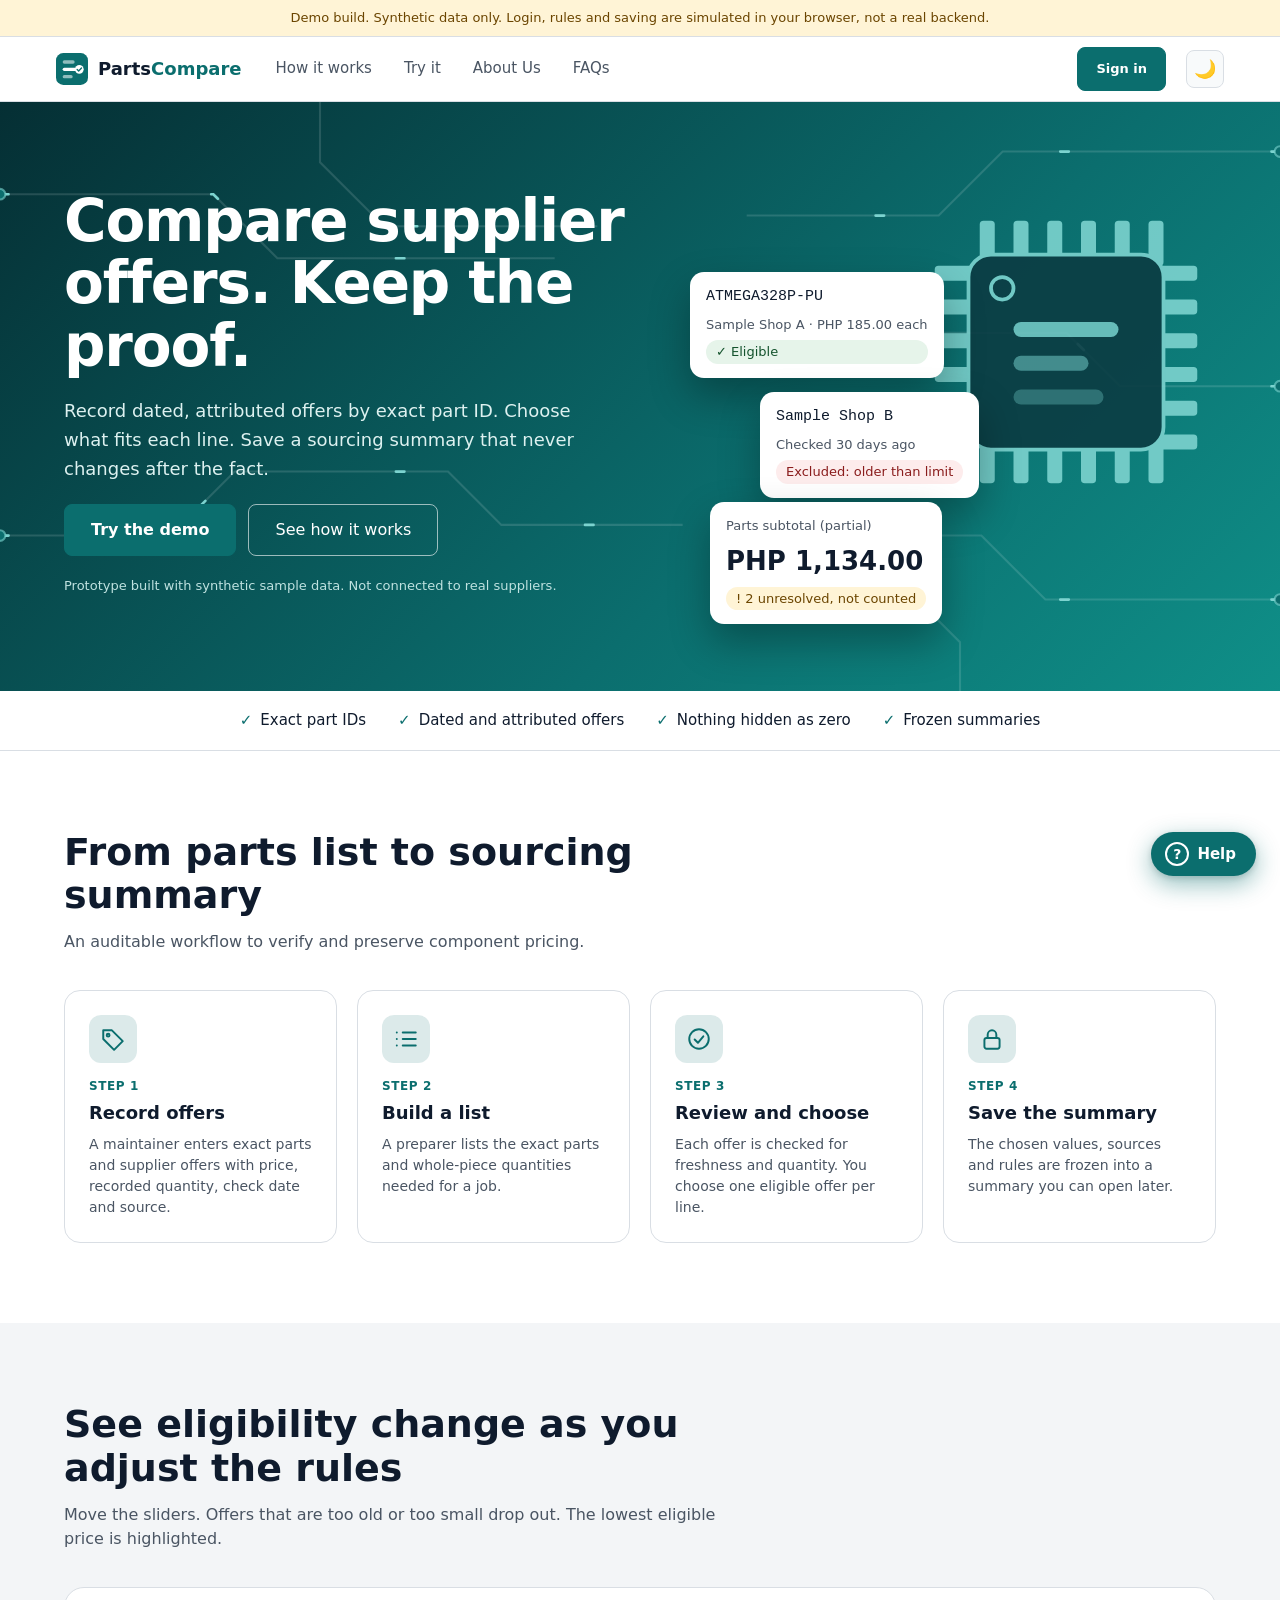
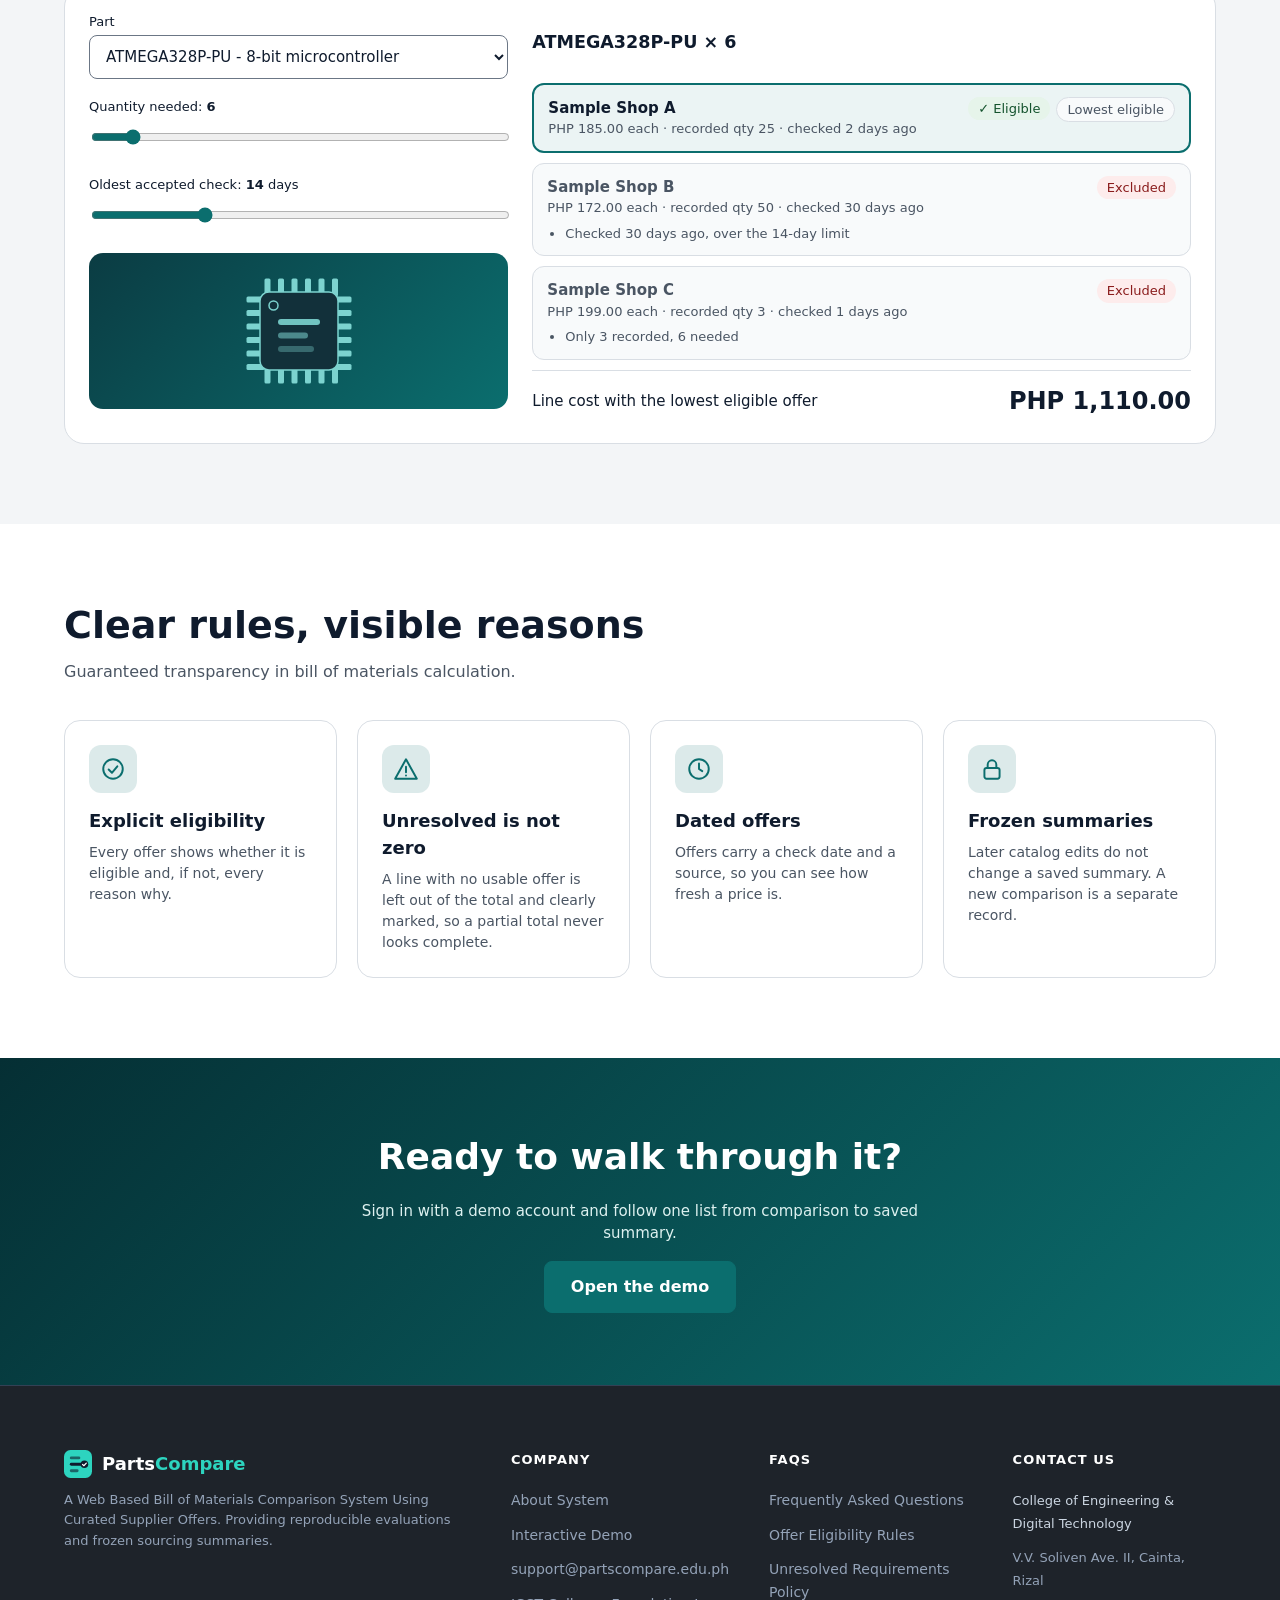
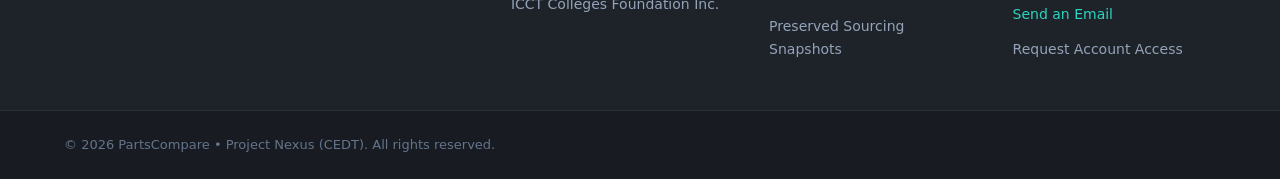
<file: partscompare/index.html>
<!doctype html>
<html lang="en">
<head>
  <meta charset="utf-8">
  <meta name="viewport" content="width=device-width, initial-scale=1">
  <title>PartsCompare</title>
  <!-- Naka-link na sa css/ folder -->
  <link rel="stylesheet" href="css/styles.css">
</head>
<body>
  <div class="banner" role="note">Demo build. Synthetic data only. Login, rules and saving are simulated in your browser, not a real backend.</div>
  <header class="top">
    <div class="top-in">
      <a class="brand" href="#/">
        <svg width="32" height="32" viewBox="0 0 96 96" aria-hidden="true" class="logo-icon-svg">
          <rect class="brand-logo-rect" width="96" height="96" rx="22" fill="#0B6E6E" />
          <rect class="brand-logo-bar1" x="20" y="22" width="36" height="10" rx="5" fill="#fff" fill-opacity="0.55" />
          <rect class="brand-logo-bar2" x="20" y="44" width="44" height="10" rx="5" fill="#fff" />
          <rect class="brand-logo-bar3" x="20" y="66" width="30" height="10" rx="5" fill="#fff" fill-opacity="0.55" />
          <circle class="brand-logo-circle" cx="70" cy="49" r="13" fill="#fff" />
          <path class="brand-logo-check" d="M63.5 49.5l4.5 4.5 8.5-9" fill="none" stroke="#0B6E6E" stroke-width="4" stroke-linecap="round" stroke-linejoin="round"/>
        </svg>
        <span><span class="b1">Parts</span><span class="b2">Compare</span></span>
      </a>
      <nav id="nav" aria-label="Main"></nav>
      <div id="who"></div>
      <button type="button" id="theme-toggle" class="theme-btn" aria-label="Toggle dark mode" title="Toggle dark mode">🌙</button>
    </div>
  </header>

  <main id="app" tabindex="-1"></main>

  <!-- CSS link sa loob ng <head> -->
  <link rel="stylesheet" href="css/styles.css">

  <!-- Script tags sa ibaba ng <body> -->
  <script src="js/fixtures.js"></script>
  <script src="js/adapter.js"></script>
  <script src="js/art.js"></script>
  <script src="js/landing.js"></script>
  <script src="js/preparer.js"></script>
  <script src="js/app.js"></script>
</body>
</html>
</file>
<file: partscompare/css/styles.css>
:root {
  --teal: #0B6E6E;
  --teal-light: #7CD3CF;
  --ink: #0F1B2D;
  --mute: #4A5563;
  --line: #D9DEE4;
  --bg: #F3F5F7;
  --card-bg: #FFFFFF;
  --card-subtle: #F8FAFB;
  --top-bg: rgba(255, 255, 255, 0.95);
  --ok-bg: #E6F4EA;
  --ok: #14532D;
  --warn-bg: #FFF4D6;
  --warn: #6B4500;
  --bad-bg: #FDECEC;
  --bad: #8A1C1C;
  --info-bg: #E8F0FB;
  --info: #14335F;
  --input-border: #6B7685;
}

body[data-theme="dark"] {
  --teal: #2DD4BF;
  --teal-light: #5EEAD4;
  --ink: #F1F5F9;
  --mute: #94A3B8;
  --line: #2A3649;
  --bg: #0B1120;
  --card-bg: #151F32;
  --card-subtle: #1A263D;
  --top-bg: rgba(21, 31, 50, 0.95);
  --ok-bg: rgba(34, 197, 94, 0.2);
  --ok: #86EFAC;
  --warn-bg: rgba(245, 158, 11, 0.2);
  --warn: #FDE68A;
  --bad-bg: rgba(239, 68, 68, 0.25);
  --bad: #FCA5A5;
  --info-bg: rgba(59, 130, 246, 0.2);
  --info: #93C5FD;
  --input-border: #475569;
}

* { box-sizing: border-box; }
body {
  margin: 0;
  background: radial-gradient(circle at 1px 1px, rgba(11, 110, 110, 0.12) 1px, transparent 0) 0 0/22px 22px, linear-gradient(var(--card-subtle), var(--bg) 340px) no-repeat, var(--bg);
  color: var(--ink);
  font: 15px/1.5 system-ui, -apple-system, "Segoe UI", Roboto, sans-serif;
  transition: background-color 0.2s ease, color 0.2s ease;
}
body.landing { background: var(--bg); }
body.landing main { max-width: none; padding: 0; gap: 0; animation: none; }

a { color: inherit; }
a:focus-visible, button:focus-visible, input:focus-visible, select:focus-visible, textarea:focus-visible {
  outline: 2px solid var(--teal);
  outline-offset: 2px;
}

/* Header & Banner */
.banner {
  background: var(--warn-bg);
  color: var(--warn);
  border-bottom: 1px solid var(--line);
  font-size: 13px;
  padding: 8px 16px;
  text-align: center;
}
.top {
  background: var(--top-bg);
  border-bottom: 1px solid var(--line);
  position: sticky;
  top: 0;
  z-index: 20;
  backdrop-filter: saturate(1.4) blur(8px);
}
.top-in {
  max-width: 1200px;
  margin: 0 auto;
  padding: 0 16px;
  display: flex;
  flex-wrap: wrap;
  align-items: center;
  gap: 8px 20px;
  min-height: 64px;
}
.brand {
  display: flex;
  align-items: center;
  gap: 10px;
  font-weight: 600;
  font-size: 18px;
  text-decoration: none;
}
.b2 { color: var(--teal); }

/* Logo Overrides */
.brand-logo-rect { fill: #0B6E6E; transition: fill 0.2s; }
.brand-logo-bar1, .brand-logo-bar3 { fill: #fff; fill-opacity: 0.55; transition: fill 0.2s; }
.brand-logo-bar2, .brand-logo-circle { fill: #fff; transition: fill 0.2s; }
.brand-logo-check { stroke: #0B6E6E; transition: stroke 0.2s; }

body[data-theme="dark"] .brand-logo-rect { fill: #FFFFFF; }
body[data-theme="dark"] .brand-logo-bar1,
body[data-theme="dark"] .brand-logo-bar3 { fill: #0B6E6E; fill-opacity: 0.6; }
body[data-theme="dark"] .brand-logo-bar2 { fill: #0F1B2D; }
body[data-theme="dark"] .brand-logo-circle { fill: #0B6E6E; }
body[data-theme="dark"] .brand-logo-check { stroke: #FFFFFF; }

#nav { display: flex; flex-wrap: wrap; gap: 4px; flex: 1 1 auto; }
#nav a, .navbtn {
  display: flex;
  align-items: center;
  min-height: 44px;
  padding: 0 14px;
  border-radius: 8px;
  text-decoration: none;
  color: var(--mute);
  font-weight: 500;
  border: none;
  background: none;
  cursor: pointer;
  font-size: 15px;
  transition: background 0.15s, color 0.15s;
}
#nav a:hover, .navbtn:hover { background: var(--card-subtle); color: var(--ink); }
#nav a[aria-current="page"] { background: rgba(11, 110, 110, 0.14); color: var(--teal); font-weight: 600; }

#who { display: flex; align-items: center; gap: 10px; font-size: 13px; }
.pill { border: 1px solid var(--line); border-radius: 999px; padding: 4px 12px; font-weight: 500; color: var(--mute); }

.theme-btn {
  height: 38px;
  width: 38px;
  padding: 0;
  border-radius: 8px;
  display: inline-flex;
  align-items: center;
  justify-content: center;
  background: var(--card-subtle);
  border: 1px solid var(--line);
  color: var(--ink);
  cursor: pointer;
  font-size: 18px;
  transition: transform 0.15s ease, background 0.15s ease;
}
.theme-btn:hover { background: var(--card-bg); transform: scale(1.05); }

/* Containers */
main {
  max-width: 1200px;
  margin: 0 auto;
  padding: 28px 16px 56px;
  display: flex;
  flex-direction: column;
  gap: 20px;
  animation: pg 0.35s ease both;
}
@keyframes pg { from { opacity: 0; transform: translateY(8px); } to { opacity: 1; transform: none; } }

h1 { margin: 0; font-size: 26px; line-height: 1.2; }
h2 { margin: 0; font-size: 18px; }
p { margin: 0; }
.sub { color: var(--mute); }

.card {
  background: var(--card-bg);
  border: 1px solid var(--line);
  border-radius: 16px;
  padding: 24px;
  min-width: 0;
}
.row { display: flex; flex-wrap: wrap; gap: 12px; align-items: flex-end; }
.between { justify-content: space-between; }
.stack { display: flex; flex-direction: column; gap: 14px; }
.grid2 { display: flex; flex-wrap: wrap; gap: 20px; align-items: flex-start; }
.grid2 > .main { flex: 999 1 min(560px, 100%); min-width: 0; max-width: 100%; }
.grid2 > .side { flex: 1 1 min(320px, 100%); max-width: 420px; min-width: 0; }

label { font-size: 13px; font-weight: 500; display: block; margin-bottom: 4px; }
input, select, textarea {
  height: 44px;
  width: 100%;
  border: 1px solid var(--input-border);
  border-radius: 8px;
  padding: 0 12px;
  font: inherit;
  background: var(--card-bg);
  color: var(--ink);
}
input[type="checkbox"] { width: 20px; height: 20px; margin: 0; }
input[aria-invalid="true"], select[aria-invalid="true"] { border: 2px solid var(--bad); }
.field { flex: 1 1 140px; }
.err { color: var(--bad); font-size: 13px; margin-top: 4px; }

button, .btn {
  height: 44px;
  padding: 0 18px;
  border-radius: 8px;
  border: 1px solid var(--input-border);
  background: var(--card-bg);
  color: var(--ink);
  font: inherit;
  font-weight: 500;
  cursor: pointer;
  display: inline-flex;
  align-items: center;
  justify-content: center;
  text-decoration: none;
}
button.primary, .btn.primary { background: var(--teal); border-color: var(--teal); color: #fff; font-weight: 600; }
button.primary:hover, .btn.primary:hover { opacity: 0.9; }
button.link { border: none; background: none; color: var(--teal); font-weight: 600; padding: 0 10px; }
button:disabled { opacity: 0.5; cursor: not-allowed; }

.btn-sm {
  height: 34px !important;
  padding: 0 12px !important;
  font-size: 13px !important;
}

.alert { display: flex; gap: 10px; border-radius: 8px; padding: 12px 14px; font-size: 14px; border: 1px solid; }
.alert.warn { background: var(--warn-bg); color: var(--warn); border-color: rgba(245, 158, 11, 0.3); }
.alert.bad { background: var(--bad-bg); color: var(--bad); border-color: rgba(239, 68, 68, 0.3); }
.alert.info { background: var(--info-bg); color: var(--info); border-color: rgba(59, 130, 246, 0.3); }
.alert.ok { background: var(--ok-bg); color: var(--ok); border-color: rgba(34, 197, 94, 0.3); }

.badge { display: inline-flex; align-items: center; gap: 6px; border-radius: 999px; padding: 2px 10px; font-size: 13px; font-weight: 500; white-space: nowrap; }
.badge.ok { background: var(--ok-bg); color: var(--ok); }
.badge.warn { background: var(--warn-bg); color: var(--warn); }
.badge.bad { background: var(--bad-bg); color: var(--bad); }
.badge.gray { background: var(--card-subtle); color: var(--mute); border: 1px solid var(--line); }

/* Table Styling */
.tbl { overflow-x: auto; position: relative; }
table { width: 100%; border-collapse: separate; border-spacing: 0; font-size: 14px; min-width: 640px; }
th { text-align: left; font-size: 13px; font-weight: 600; color: var(--mute); padding: 12px 14px; background: var(--card-subtle); border-bottom: 2px solid var(--line); }
td { padding: 14px; border-bottom: 1px solid var(--line); vertical-align: middle; }
td.num, th.num { text-align: right; font-variant-numeric: tabular-nums; }
.mono { font-family: ui-monospace, Menlo, Consolas, monospace; font-weight: 500; }
.small { font-size: 13px; color: var(--mute); }
.total { font-size: 34px; font-weight: 600; font-variant-numeric: tabular-nums; line-height: 1.2; }

tbody tr { transition: background-color 0.15s ease; }
tbody tr:hover { background-color: rgba(11, 110, 110, 0.04); }
.row-bad { background: var(--bad-bg) !important; }

/* Status Badges & Edit Button */
.status-badge-container {
  display: inline-flex;
  flex-direction: column;
  gap: 4px;
  align-items: flex-start;
}

.btn-edit-action {
  height: 32px !important;
  padding: 0 12px !important;
  border-radius: 6px !important;
  font-size: 12.5px !important;
  font-weight: 600 !important;
  border: 1px solid var(--line) !important;
  background: var(--card-bg) !important;
  color: var(--teal) !important;
  display: inline-flex !important;
  align-items: center !important;
  justify-content: center !important;
  gap: 4px !important;
  transition: all 0.15s ease !important;
  text-decoration: none !important;
  cursor: pointer !important;
}

.btn-edit-action:hover {
  background: var(--teal) !important;
  color: #FFFFFF !important;
  border-color: var(--teal) !important;
  box-shadow: 0 2px 8px rgba(11, 110, 110, 0.25) !important;
  transform: translateY(-1px);
}

.cand { border: 1px solid var(--line); border-radius: 8px; padding: 8px 10px; margin: 0 0 8px; display: block; font-weight: 400; font-size: 13px; }
.cand.sel { border: 2px solid var(--teal); background: rgba(11, 110, 110, 0.08); }
.cand.off { background: var(--card-subtle); color: var(--mute); }
.cand label { display: flex; gap: 10px; align-items: flex-start; margin: 0; font-weight: 400; font-size: 13px; }
.cand input[type="radio"] { width: 20px; height: 20px; margin: 2px 0 0; flex: none; }

.list-card { display: block; border: 1px solid var(--line); border-radius: 12px; background: var(--card-bg); padding: 14px 16px; text-decoration: none; }
.list-card[aria-current="true"] { border: 2px solid var(--teal); }
.demo-tools { border: 1px dashed var(--line); border-radius: 12px; padding: 14px 16px; background: var(--card-bg); }

/* Landing Section */
.big { height: 52px; padding: 0 26px; font-size: 16px; }
.btn.ghost { background: transparent; color: #fff; border-color: rgba(255, 255, 255, 0.6); }
.btn.ghost:hover { background: rgba(255, 255, 255, 0.12); }

.hero { position: relative; overflow: hidden; color: #fff; background: linear-gradient(135deg, #052F34 0%, #0B6E6E 62%, #0F8F88 100%); }
body[data-theme="dark"] .hero { background: linear-gradient(135deg, #04191C 0%, #084242 62%, #0D5B57 100%); }
.hero-bg { position: absolute; inset: 0; width: 100%; height: 100%; }
.pulse { stroke-dasharray: 8 190; stroke-dashoffset: 0; animation: flow 5s linear infinite; }
@keyframes flow { to { stroke-dashoffset: -396; } }

.hero-in { position: relative; max-width: 1200px; margin: 0 auto; padding: 88px 24px 96px; display: flex; flex-wrap: wrap; gap: 40px; align-items: center; }
.hero-copy { flex: 1 1 440px; display: flex; flex-direction: column; gap: 20px; }
.hero h1 { font-size: clamp(34px, 5.2vw, 58px); line-height: 1.08; letter-spacing: -0.02em; color: #fff; }
.lead { font-size: 18px; line-height: 1.6; color: #DDF1F0; max-width: 540px; }
.fine { font-size: 13px; color: #BFE2E0; }

.hero-art { flex: 1 1 380px; position: relative; min-height: 380px; }
.hero-chip { position: absolute; right: 0; top: 0; width: min(300px, 70%); opacity: 0.9; animation: bob 7s ease-in-out infinite; }
@keyframes bob { 50% { transform: translateY(-10px) rotate(1.5deg); } }

.fcard { position: absolute; background: var(--card-bg); color: var(--ink); border-radius: 14px; padding: 14px 16px; box-shadow: 0 18px 40px rgba(0, 0, 0, 0.3); display: flex; flex-direction: column; gap: 6px; max-width: 300px; animation: bob 6s ease-in-out infinite; }
.fcard .small2 { font-size: 13px; color: var(--mute); }
.big-n { font-size: 26px; font-weight: 600; font-variant-numeric: tabular-nums; }
.c1 { left: 0; top: 70px; }
.c2 { left: 70px; top: 190px; animation-delay: -2s; }
.c3 { left: 20px; top: 300px; animation-delay: -4s; }

.strip { background: var(--card-bg); border-bottom: 1px solid var(--line); }
.strip-in { max-width: 1200px; margin: 0 auto; padding: 18px 24px; display: flex; flex-wrap: wrap; gap: 10px 32px; justify-content: center; font-weight: 500; color: var(--ink); }
.strip-in span::before { content: "\2713"; color: var(--teal); margin-right: 8px; font-weight: 700; }

.sec { padding: 80px 0; background: var(--card-bg); }
.sec.alt { background: var(--bg); }
.sec-in { max-width: 1200px; margin: 0 auto; padding: 0 24px; }
.sec-h { display: flex; flex-direction: column; gap: 12px; margin-bottom: 36px; max-width: 680px; }
.sec-h h2 { font-size: clamp(26px, 3.4vw, 38px); line-height: 1.15; }
.sec-h p { color: var(--mute); font-size: 16px; }

.steps, .feats { display: grid; grid-template-columns: repeat(auto-fit, minmax(230px, 1fr)); gap: 20px; }
.step, .feat { background: var(--card-bg); border: 1px solid var(--line); border-radius: 16px; padding: 24px; }
.step-ic, .feat-ic { width: 48px; height: 48px; border-radius: 12px; background: rgba(11, 110, 110, 0.14); color: var(--teal); display: flex; align-items: center; justify-content: center; margin-bottom: 14px; }
.step-ic svg, .feat-ic svg { width: 26px; height: 26px; }
.step-n { font-size: 12px; font-weight: 600; color: var(--teal); text-transform: uppercase; letter-spacing: 0.05em; }
.step h3, .feat h3 { margin: 4px 0 8px; font-size: 18px; }
.step p, .feat p { color: var(--mute); font-size: 14px; }

.try { display: flex; flex-wrap: wrap; gap: 24px; background: var(--card-bg); border: 1px solid var(--line); border-radius: 20px; padding: 24px; }
.try-ctl { flex: 1 1 280px; display: flex; flex-direction: column; gap: 18px; }
.try-ctl input[type="range"] { padding: 0; height: 28px; accent-color: var(--teal); border: none; background: transparent; }
.try-art { background: linear-gradient(135deg, #0B3C43, #0B6E6E); border-radius: 14px; padding: 18px; display: flex; justify-content: center; min-height: 150px; }
.try-art svg { height: 120px; width: auto; max-width: 100%; }
.try-out { flex: 2 1 380px; min-width: 0; display: flex; flex-direction: column; gap: 10px; }
.toffer { display: flex; flex-wrap: wrap; gap: 8px 16px; justify-content: space-between; border: 1px solid var(--line); border-radius: 12px; padding: 12px 14px; }
.toffer.best { border: 2px solid var(--teal); background: rgba(11, 110, 110, 0.08); }
.toffer.off { background: var(--card-subtle); color: var(--mute); }
.toffer ul { margin: 6px 0 0; padding-left: 18px; font-size: 13px; }
.small2 { font-size: 13px; color: var(--mute); }
.tright { display: flex; flex-wrap: wrap; gap: 6px; align-items: flex-start; }
.tres { display: flex; flex-wrap: wrap; gap: 6px 14px; align-items: center; justify-content: space-between; border-top: 1px solid var(--line); padding-top: 12px; font-size: 15px; }
.tres strong { font-size: 24px; font-variant-numeric: tabular-nums; }

.cta { background: linear-gradient(135deg, #052F34, #0B6E6E); color: #fff; padding: 72px 24px; text-align: center; }
body[data-theme="dark"] .cta { background: linear-gradient(135deg, #04191C, #084242); }
.cta-in { max-width: 620px; margin: 0 auto; display: flex; flex-direction: column; gap: 16px; align-items: center; }
.cta h2 { color: #fff; font-size: clamp(26px, 3.4vw, 36px); }
.cta p { color: #DDF1F0; }

.rv { opacity: 0; transform: translateY(22px); transition: opacity 0.6s ease, transform 0.6s ease; }
.rv.in { opacity: 1; transform: none; }

/* Interactive Hover Animations */
.step, .feat, .card, .list-card, .fcard, .info-feature-card, .metric-card, .enhanced-bom-card {
  transition: transform 0.25s cubic-bezier(0.2, 0.8, 0.2, 1), box-shadow 0.25s ease, border-color 0.25s ease !important;
}

.step:hover, .step.rv.in:hover, .feat:hover, .feat.rv.in:hover, .info-feature-card:hover {
  transform: translateY(-8px) scale(1.02) !important;
  box-shadow: 0 18px 32px rgba(11, 110, 110, 0.18) !important;
  border-color: var(--teal) !important;
}

.step:hover .step-ic, .feat:hover .feat-ic, .info-feature-card:hover .info-card-ic {
  transform: scale(1.12) rotate(-4deg);
  background-color: var(--teal) !important;
  color: #ffffff !important;
  transition: all 0.25s ease;
}

button:hover:not(:disabled), .btn:hover:not(:disabled) {
  transform: translateY(-2px) !important;
  box-shadow: 0 6px 14px rgba(0, 0, 0, 0.12) !important;
}
button:active:not(:disabled), .btn:active:not(:disabled) {
  transform: translateY(0px) scale(0.98) !important;
}

.toffer:hover {
  transform: translateX(4px) !important;
  border-color: var(--teal) !important;
  box-shadow: 0 4px 12px rgba(11, 110, 110, 0.08) !important;
}

/* Standalone Page Styling (About & FAQs) */
.page-container {
  max-width: 980px;
  margin: 0 auto;
  width: 100%;
  display: flex;
  flex-direction: column;
  gap: 24px;
}

.page-hero-banner {
  position: relative;
  border-radius: 20px;
  overflow: hidden;
  background: linear-gradient(135deg, #052F34 0%, #0B6E6E 60%, #0F8F88 100%);
  color: #ffffff;
  padding: 44px 36px;
  box-shadow: 0 16px 36px rgba(11, 110, 110, 0.18);
  display: flex;
  justify-content: space-between;
  align-items: center;
  flex-wrap: wrap;
  gap: 20px;
}
body[data-theme="dark"] .page-hero-banner {
  background: linear-gradient(135deg, #04191C 0%, #084242 60%, #0D5B57 100%);
  box-shadow: 0 16px 36px rgba(0, 0, 0, 0.5);
}

.page-hero-banner h1 {
  font-size: 32px;
  font-weight: 700;
  letter-spacing: -0.02em;
  color: #FFFFFF;
  margin-bottom: 6px;
}
.page-hero-banner p { color: #DDF1F0; font-size: 15px; }
.page-banner-art { width: 80px; height: 80px; filter: drop-shadow(0 8px 18px rgba(0,0,0,0.25)); animation: bob 7s ease-in-out infinite; }

.faq-search-wrapper { position: relative; width: 100%; }
.faq-search-input {
  height: 52px;
  font-size: 16px;
  padding-left: 46px;
  border-radius: 12px;
  background: var(--card-bg);
  border: 1.5px solid var(--line);
  box-shadow: 0 4px 14px rgba(0, 0, 0, 0.04);
}
.faq-search-icon {
  position: absolute;
  left: 16px;
  top: 50%;
  transform: translateY(-50%);
  font-size: 18px;
  color: var(--mute);
  pointer-events: none;
}

.faq-accordion { display: flex; flex-direction: column; gap: 14px; }
.faq-item {
  background: var(--card-bg);
  border: 1px solid var(--line);
  border-radius: 14px;
  padding: 18px 22px;
  transition: all 0.25s ease;
  box-shadow: 0 2px 6px rgba(0,0,0,0.02);
}
.faq-item[open] { border-color: var(--teal); box-shadow: 0 8px 24px rgba(11, 110, 110, 0.1); }
.faq-item summary {
  cursor: pointer;
  font-size: 16px;
  font-weight: 600;
  color: var(--ink);
  outline: none;
  list-style: none;
  display: flex;
  justify-content: space-between;
  align-items: center;
}
.faq-item summary::-webkit-details-marker { display: none; }
.faq-item summary::after { content: "▾"; font-size: 18px; color: var(--teal); transition: transform 0.2s ease; }
.faq-item[open] summary::after { transform: rotate(180deg); }
.faq-item p { margin-top: 12px; color: var(--mute); font-size: 14.5px; line-height: 1.65; border-top: 1px solid var(--line); padding-top: 12px; }

.principles-grid { display: grid; grid-template-columns: repeat(auto-fit, minmax(280px, 1fr)); gap: 18px; margin: 16px 0; }
.info-feature-card {
  background: var(--card-bg);
  border: 1px solid var(--line);
  border-radius: 14px;
  padding: 22px;
  display: flex;
  flex-direction: column;
  gap: 10px;
}
.info-card-ic {
  width: 44px;
  height: 44px;
  border-radius: 10px;
  background: rgba(11, 110, 110, 0.12);
  color: var(--teal);
  display: flex;
  align-items: center;
  justify-content: center;
  font-size: 20px;
  margin-bottom: 4px;
}
.info-feature-card h3 { font-size: 17px; margin: 0; color: var(--ink); }
.info-feature-card p { font-size: 13.5px; line-height: 1.6; color: var(--mute); }

/* Bedloft Footer */
.foot-pro {
  background: #1E232A;
  color: #E2E8F0;
  padding-top: 64px;
  border-top: 1px solid #334155;
}
body[data-theme="dark"] .foot-pro { background: #0B1120; border-top: 1px solid #1E293B; }
.foot-pro-in {
  max-width: 1200px;
  margin: 0 auto;
  padding: 0 24px 50px;
  display: grid;
  grid-template-columns: 2fr 1fr 1fr 1fr;
  gap: 40px;
}
@media (max-width: 860px) {
  .foot-pro-in { grid-template-columns: 1fr 1fr; }
  .foot-brand-col { grid-column: span 2; }
}
@media (max-width: 540px) {
  .foot-pro-in { grid-template-columns: 1fr; }
  .foot-brand-col { grid-column: span 1; }
}
.foot-heading { font-size: 13px; font-weight: 700; letter-spacing: 0.08em; color: #FFFFFF; margin-bottom: 20px; text-transform: uppercase; }
.foot-links { list-style: none; padding: 0; margin: 0; display: flex; flex-direction: column; gap: 12px; }
.foot-links a { color: #94A3B8; text-decoration: none; font-size: 14px; font-weight: 500; transition: color 0.15s ease; }
.foot-links a:hover { color: #2DD4BF; }
.foot-pro-bottom { border-top: 1px solid rgba(255, 255, 255, 0.08); padding: 24px 0; background: rgba(0, 0, 0, 0.2); }
.foot-pro-bottom-in { max-width: 1200px; margin: 0 auto; padding: 0 24px; display: flex; flex-wrap: wrap; justify-content: space-between; gap: 12px; font-size: 13px; color: #64748B; }

/* Sliding Sign In Card */
.login-slider-container {
  position: relative;
  width: 100%;
  max-width: 900px;
  min-height: 560px;
  margin: 30px auto;
  background: var(--card-bg);
  border-radius: 24px;
  box-shadow: 0 20px 50px rgba(11, 110, 110, 0.15), 0 4px 15px rgba(0, 0, 0, 0.05);
  border: 1px solid var(--line);
  overflow: hidden;
  display: flex;
}
body[data-theme="dark"] .login-slider-container { box-shadow: 0 20px 50px rgba(0, 0, 0, 0.5); }
.form-panel {
  position: absolute;
  top: 0;
  height: 100%;
  width: 50%;
  padding: 40px 38px;
  display: flex;
  flex-direction: column;
  justify-content: center;
  transition: transform 0.65s cubic-bezier(0.4, 0, 0.2, 1), opacity 0.5s ease-in-out;
}
.signin-panel { left: 0; z-index: 2; opacity: 1; transform: translateX(0); }
.signup-panel { left: 0; opacity: 0; z-index: 1; transform: translateX(0); pointer-events: none; }
.form-panel input, .form-panel select { border: 1.5px solid var(--line); background: var(--card-subtle); transition: border-color 0.2s, box-shadow 0.2s; }
.form-panel input:focus, .form-panel select:focus { border-color: var(--teal); background: var(--card-bg); box-shadow: 0 0 0 3px rgba(11, 110, 110, 0.12); }
.overlay-panel-container {
  position: absolute;
  top: 0;
  left: 50%;
  width: 50%;
  height: 100%;
  overflow: hidden;
  transition: transform 0.65s cubic-bezier(0.4, 0, 0.2, 1);
  z-index: 10;
}
.overlay-panel {
  position: relative;
  left: -100%;
  height: 100%;
  width: 200%;
  background: linear-gradient(135deg, #052F34 0%, #0B6E6E 50%, #0F8F88 100%);
  color: #fff;
  transform: translateX(0);
  transition: transform 0.65s cubic-bezier(0.4, 0, 0.2, 1);
  overflow: hidden;
}
body[data-theme="dark"] .overlay-panel { background: linear-gradient(135deg, #02181A 0%, #084242 50%, #0c5753 100%); }
.overlay-circuit-bg { position: absolute; inset: 0; width: 100%; height: 100%; pointer-events: none; opacity: 0.55; z-index: 1; }
.overlay-panel::before {
  content: "";
  position: absolute;
  inset: 0;
  background-image: 
    radial-gradient(circle at 50% 50%, rgba(45, 212, 191, 0.22) 0%, transparent 60%),
    linear-gradient(rgba(255, 255, 255, 0.06) 1px, transparent 1px),
    linear-gradient(90deg, rgba(255, 255, 255, 0.06) 1px, transparent 1px);
  background-size: 100% 100%, 32px 32px, 32px 32px;
  animation: gridDrift 16s linear infinite;
  pointer-events: none;
  z-index: 1;
}
@keyframes gridDrift { 0% { background-position: 0 0, 0 0, 0 0; } 100% { background-position: 0 0, 32px 32px, 32px 32px; } }
.overlay-content {
  position: absolute;
  top: 0;
  height: 100%;
  width: 50%;
  display: flex;
  flex-direction: column;
  align-items: center;
  justify-content: center;
  padding: 44px 36px;
  text-align: center;
  transition: transform 0.65s cubic-bezier(0.4, 0, 0.2, 1);
  z-index: 3;
}
.overlay-left { left: 0; transform: translateX(-20%); }
.overlay-right { right: 0; transform: translateX(0); }
.overlay-chip-art { width: 95px; height: 95px; margin-bottom: 18px; filter: drop-shadow(0 10px 24px rgba(0, 0, 0, 0.35)); animation: bob 6s ease-in-out infinite; }
.overlay-content h2 { color: #ffffff; font-size: 24px; font-weight: 700; margin-bottom: 10px; }
.overlay-content p { color: #E0F4F3; font-size: 14px; line-height: 1.6; margin-bottom: 24px; max-width: 310px; }
.overlay-content .btn.ghost { border: 1.5px solid rgba(255, 255, 255, 0.7); padding: 0 28px; font-weight: 600; border-radius: 10px; }
.overlay-content .btn.ghost:hover { background: rgba(255, 255, 255, 0.16); border-color: #fff; }

.login-slider-container.right-panel-active .signin-panel { transform: translateX(100%); opacity: 0; pointer-events: none; }
.login-slider-container.right-panel-active .signup-panel { transform: translateX(100%); opacity: 1; z-index: 5; pointer-events: auto; }
.login-slider-container.right-panel-active .overlay-panel-container { transform: translateX(-100%); }
.login-slider-container.right-panel-active .overlay-panel { transform: translateX(50%); }
.login-slider-container.right-panel-active .overlay-left { transform: translateX(0); }
.login-slider-container.right-panel-active .overlay-right { transform: translateX(20%); }

@media (max-width: 768px) {
  .login-slider-container { flex-direction: column; min-height: auto; border-radius: 16px; }
  .form-panel, .overlay-panel-container { position: relative; width: 100%; left: auto !important; transform: none !important; }
  .overlay-panel-container { display: none; }
  .signup-panel { display: none; }
}

/* Preparer & Maintainer Metrics */
.preparer-metrics-grid {
  display: grid;
  grid-template-columns: repeat(auto-fit, minmax(210px, 1fr));
  gap: 16px;
}

.metric-card {
  background: var(--card-bg);
  border: 1px solid var(--line);
  border-radius: 14px;
  padding: 16px 20px;
  display: flex;
  align-items: center;
  gap: 16px;
  box-shadow: 0 2px 6px rgba(0, 0, 0, 0.03);
}
.metric-card:hover {
  transform: translateY(-3px) !important;
  border-color: var(--teal) !important;
}
.metric-icon {
  width: 48px;
  height: 48px;
  border-radius: 12px;
  background: rgba(11, 110, 110, 0.12);
  display: flex;
  align-items: center;
  justify-content: center;
  font-size: 22px;
  flex-shrink: 0;
}
.metric-number { font-size: 22px; font-weight: 700; color: var(--ink); line-height: 1.1; }
.metric-label { font-size: 12px; color: var(--mute); margin-top: 2px; }

/* Roadmap Guide Banner */
.preparer-guide-banner {
  background: var(--card-subtle);
  border: 1px solid var(--line);
  border-radius: 16px;
  padding: 16px 20px;
  display: flex;
  align-items: center;
  justify-content: space-between;
  flex-wrap: wrap;
  gap: 12px;
}
.guide-step-item { flex: 1 1 200px; }
.guide-step-badge {
  display: inline-block;
  font-size: 11px;
  font-weight: 700;
  color: var(--teal);
  text-transform: uppercase;
  letter-spacing: 0.05em;
  margin-bottom: 2px;
}
.guide-step-item strong { display: block; font-size: 14px; color: var(--ink); }
.guide-step-item p { font-size: 12.5px; color: var(--mute); line-height: 1.4; margin-top: 2px; }
.guide-step-arrow { font-size: 18px; color: var(--mute); font-weight: bold; }
@media (max-width: 768px) { .guide-step-arrow { display: none; } }

/* BOM Card */
.enhanced-bom-card {
  background: var(--card-bg);
  border: 1px solid var(--line);
  border-radius: 14px;
  padding: 18px 20px;
  display: flex;
  justify-content: space-between;
  align-items: center;
  flex-wrap: wrap;
  gap: 16px;
}
.enhanced-bom-card:hover {
  transform: translateY(-2px) !important;
  border-color: var(--teal) !important;
  box-shadow: 0 8px 24px rgba(0, 0, 0, 0.06) !important;
}
.bom-lines-preview { display: flex; flex-wrap: wrap; gap: 6px; margin-top: 10px; }
.bom-part-pill {
  font-size: 12px;
  font-family: ui-monospace, Menlo, Consolas, monospace;
  background: var(--card-subtle);
  border: 1px solid var(--line);
  padding: 3px 8px;
  border-radius: 6px;
  color: var(--ink);
}
.bom-part-pill-more { font-size: 12px; color: var(--teal); font-weight: 600; padding: 3px 6px; }

/* Filter Tabs */
.catalog-filter-tabs { display: flex; flex-wrap: wrap; gap: 8px; margin: 4px 0 10px; }
.tab-chip {
  height: 36px;
  padding: 0 14px;
  border-radius: 999px;
  border: 1px solid var(--line);
  background: var(--card-subtle);
  color: var(--mute);
  font-size: 13px;
  font-weight: 600;
  cursor: pointer;
  display: inline-flex;
  align-items: center;
  justify-content: center;
  transition: all 0.15s ease;
}
.tab-chip:hover { background: var(--card-bg); color: var(--ink); border-color: var(--teal); }
.tab-chip.active {
  background: var(--teal) !important;
  color: #FFFFFF !important;
  border-color: var(--teal) !important;
  box-shadow: 0 4px 12px rgba(11, 110, 110, 0.25);
}

/* =========================================================
   PERFECTLY CENTERED CATALOG MODAL (FIXED & SCROLLABLE)
   ========================================================= */
.catalog-modal-overlay {
  position: fixed !important;
  top: 0 !important;
  left: 0 !important;
  right: 0 !important;
  bottom: 0 !important;
  width: 100vw !important;
  height: 100vh !important;
  background: rgba(15, 27, 45, 0.72) !important;
  backdrop-filter: blur(6px) !important;
  z-index: 999999 !important;
  display: flex !important;
  align-items: center !important;
  justify-content: center !important;
  padding: 24px 16px !important;
  margin: 0 !important;
}

.catalog-modal-card {
  background: var(--card-bg) !important;
  border: 1.5px solid var(--line) !important;
  border-radius: 20px !important;
  padding: 28px !important;
  width: 100% !important;
  max-width: 560px !important;
  max-height: calc(100vh - 48px) !important;
  overflow-y: auto !important;
  box-shadow: 0 25px 60px rgba(0, 0, 0, 0.45) !important;
  margin: auto !important;
  position: relative !important;
  animation: popUpCentered 0.22s cubic-bezier(0.16, 1, 0.3, 1) both !important;
}

@keyframes popUpCentered {
  from { opacity: 0; transform: scale(0.95); }
  to { opacity: 1; transform: scale(1); }
}

.catalog-modal-header {
  display: flex !important;
  justify-content: space-between !important;
  align-items: flex-start !important;
  border-bottom: 1px solid var(--line) !important;
  padding-bottom: 14px !important;
  margin-bottom: 8px !important;
}

.catalog-modal-close-btn {
  background: var(--card-subtle) !important;
  border: 1px solid var(--line) !important;
  color: var(--ink) !important;
  font-size: 22px !important;
  line-height: 1 !important;
  width: 36px !important;
  height: 36px !important;
  border-radius: 8px !important;
  cursor: pointer !important;
  display: flex !important;
  align-items: center !important;
  justify-content: center !important;
  transition: all 0.15s ease !important;
  flex-shrink: 0 !important;
}

.catalog-modal-close-btn:hover {
  background: var(--bad-bg) !important;
  color: var(--bad) !important;
  border-color: var(--bad) !important;
}

/* Floating Help Widget */
.help-floating-btn {
  position: fixed !important;
  bottom: 24px !important;
  right: 24px !important;
  background: var(--teal) !important;
  color: #FFFFFF !important;
  padding: 10px 20px 10px 14px !important;
  border-radius: 999px !important;
  display: flex !important;
  align-items: center !important;
  gap: 8px !important;
  cursor: pointer !important;
  box-shadow: 0 8px 24px rgba(11, 110, 110, 0.45), 0 2px 6px rgba(0, 0, 0, 0.15) !important;
  z-index: 99999 !important;
  font-weight: 700 !important;
  font-size: 15px !important;
  user-select: none !important;
}
.help-floating-btn:hover {
  transform: translateY(-3px) scale(1.03);
  box-shadow: 0 12px 28px rgba(11, 110, 110, 0.6) !important;
  opacity: 0.95;
}
.help-circle-icon {
  width: 24px;
  height: 24px;
  border: 2px solid #FFFFFF;
  border-radius: 50%;
  display: flex;
  align-items: center;
  justify-content: center;
  font-size: 14px;
  font-weight: 800;
}
.help-modal-panel {
  position: fixed !important;
  bottom: 84px !important;
  right: 24px !important;
  width: 370px !important;
  max-width: calc(100vw - 32px) !important;
  background: var(--card-bg) !important;
  border-radius: 18px !important;
  box-shadow: 0 18px 45px rgba(0, 0, 0, 0.25) !important;
  border: 1px solid var(--line) !important;
  overflow: hidden !important;
  z-index: 100000 !important;
  flex-direction: column !important;
  animation: slideUpHelp 0.25s cubic-bezier(0.16, 1, 0.3, 1) both;
}
.help-modal-header {
  background: linear-gradient(135deg, #052F34 0%, #0B6E6E 60%, #0F8F88 100%) !important;
  color: #FFFFFF !important;
  padding: 22px 20px 26px !important;
  display: flex !important;
  justify-content: space-between !important;
  align-items: flex-start !important;
}
.help-modal-header h3 { font-size: 18px !important; margin: 0 !important; color: #FFFFFF !important; font-weight: 700 !important; line-height: 1.3 !important; }
.help-modal-close {
  background: rgba(255, 255, 255, 0.18) !important;
  border: none !important;
  color: #FFFFFF !important;
  font-size: 20px !important;
  width: 28px !important;
  height: 28px !important;
  border-radius: 6px !important;
  cursor: pointer !important;
}
.help-modal-body {
  padding: 18px !important;
  background: var(--card-bg) !important;
  border-radius: 18px 18px 0 0 !important;
  margin-top: -12px !important;
  display: flex !important;
  flex-direction: column !important;
  gap: 12px !important;
  position: relative !important;
  z-index: 2 !important;
}
.help-search-box {
  display: flex !important;
  align-items: center !important;
  border: 1.5px solid var(--line) !important;
  border-radius: 10px !important;
  overflow: hidden !important;
  background: var(--card-subtle) !important;
}
.help-search-box input { border: none !important; background: transparent !important; padding: 0 12px !important; height: 42px !important; flex: 1 !important; outline: none !important; color: var(--ink) !important; font-size: 14px !important; }
.help-search-btn { background: var(--teal) !important; color: #FFFFFF !important; border: none !important; width: 44px !important; height: 42px !important; cursor: pointer; font-size: 15px !important; }
.help-section-label { font-size: 12px !important; font-weight: 700 !important; color: var(--mute) !important; text-transform: uppercase; letter-spacing: 0.04em !important; margin-top: 2px !important; }
.help-articles-list { display: flex !important; flex-direction: column !important; gap: 8px !important; max-height: 270px !important; overflow-y: auto !important; padding-right: 4px !important; }
.help-article-link {
  display: flex !important;
  align-items: flex-start !important;
  gap: 10px !important;
  padding: 12px 14px !important;
  background: var(--card-subtle) !important;
  border: 1px solid var(--line) !important;
  border-radius: 10px !important;
  text-decoration: none !important;
  color: var(--ink) !important;
  font-size: 13.5px !important;
  line-height: 1.45 !important;
}
.help-article-link:hover { border-color: var(--teal) !important; background: var(--card-bg) !important; box-shadow: 0 4px 12px rgba(11, 110, 110, 0.1) !important; transform: translateX(3px) !important; }
.help-article-icon { font-size: 16px !important; color: var(--teal) !important; flex-shrink: 0 !important; margin-top: 1px !important; }
</file>
